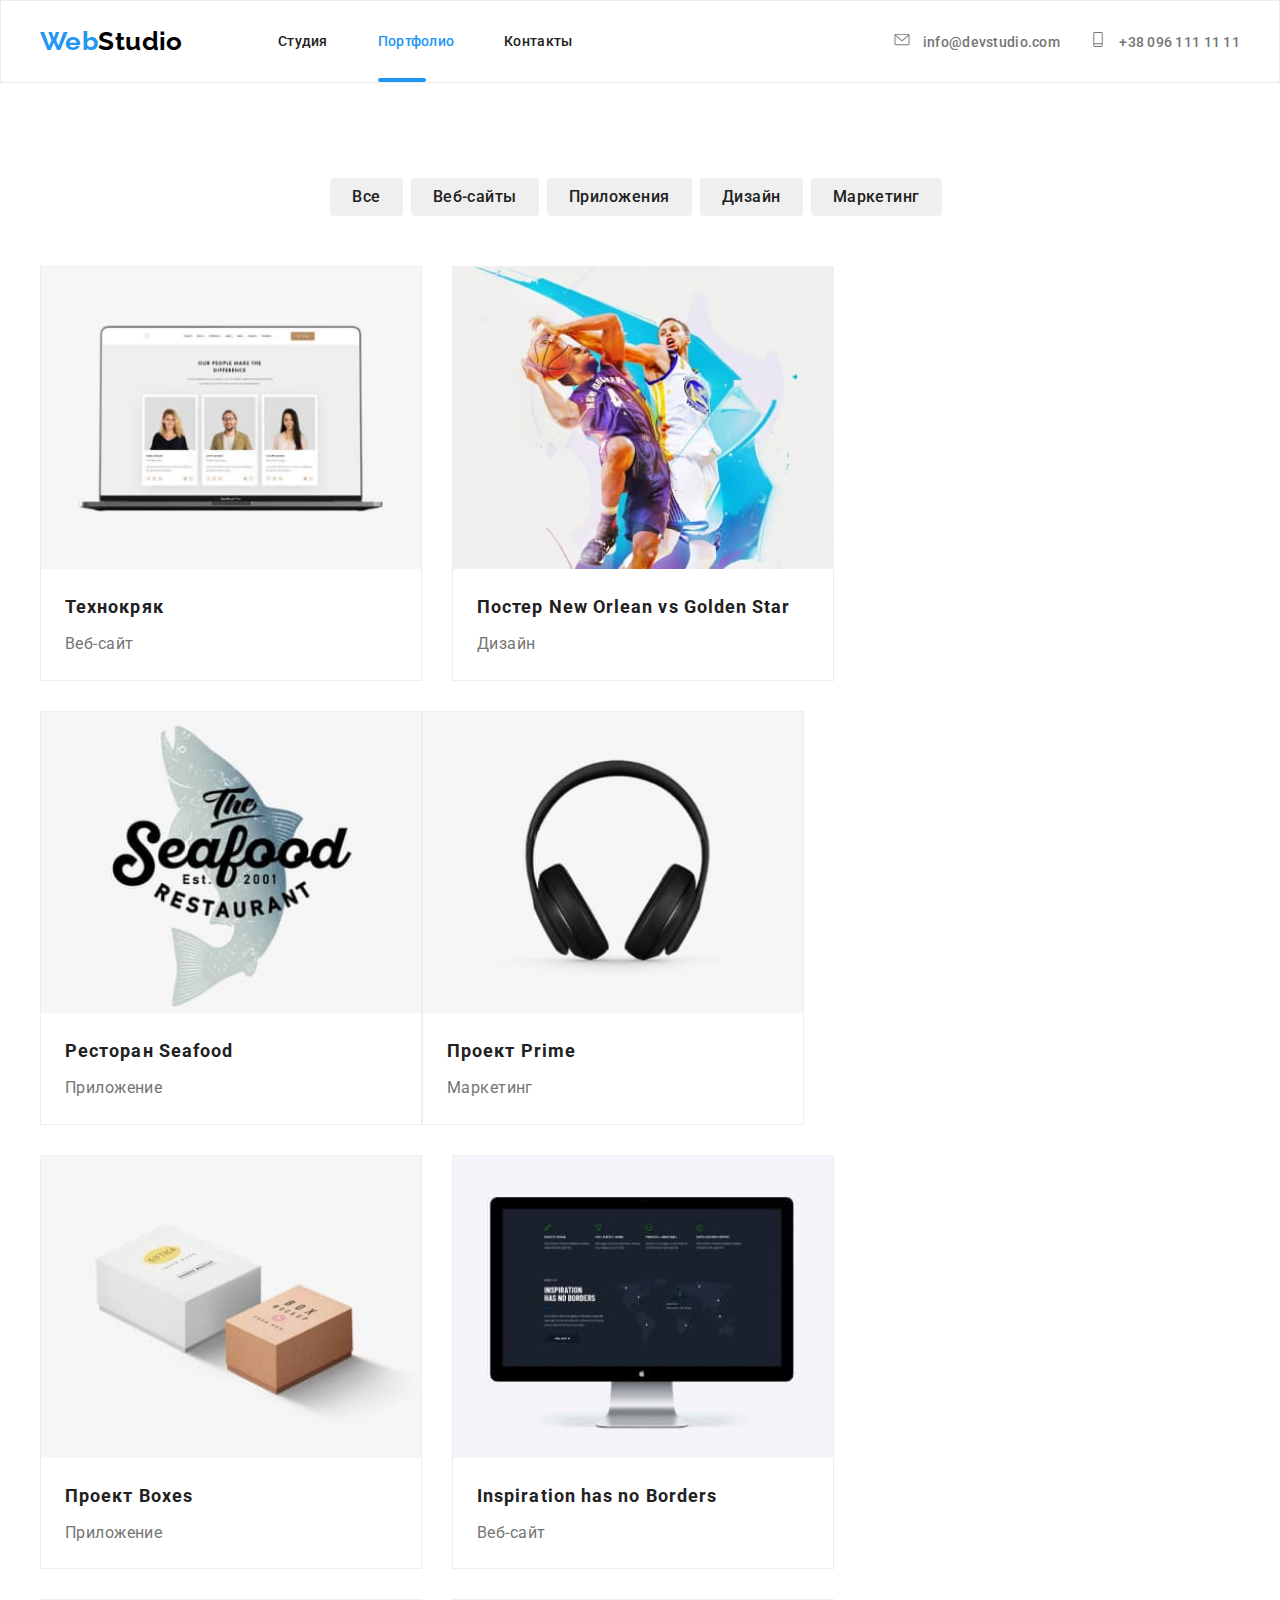
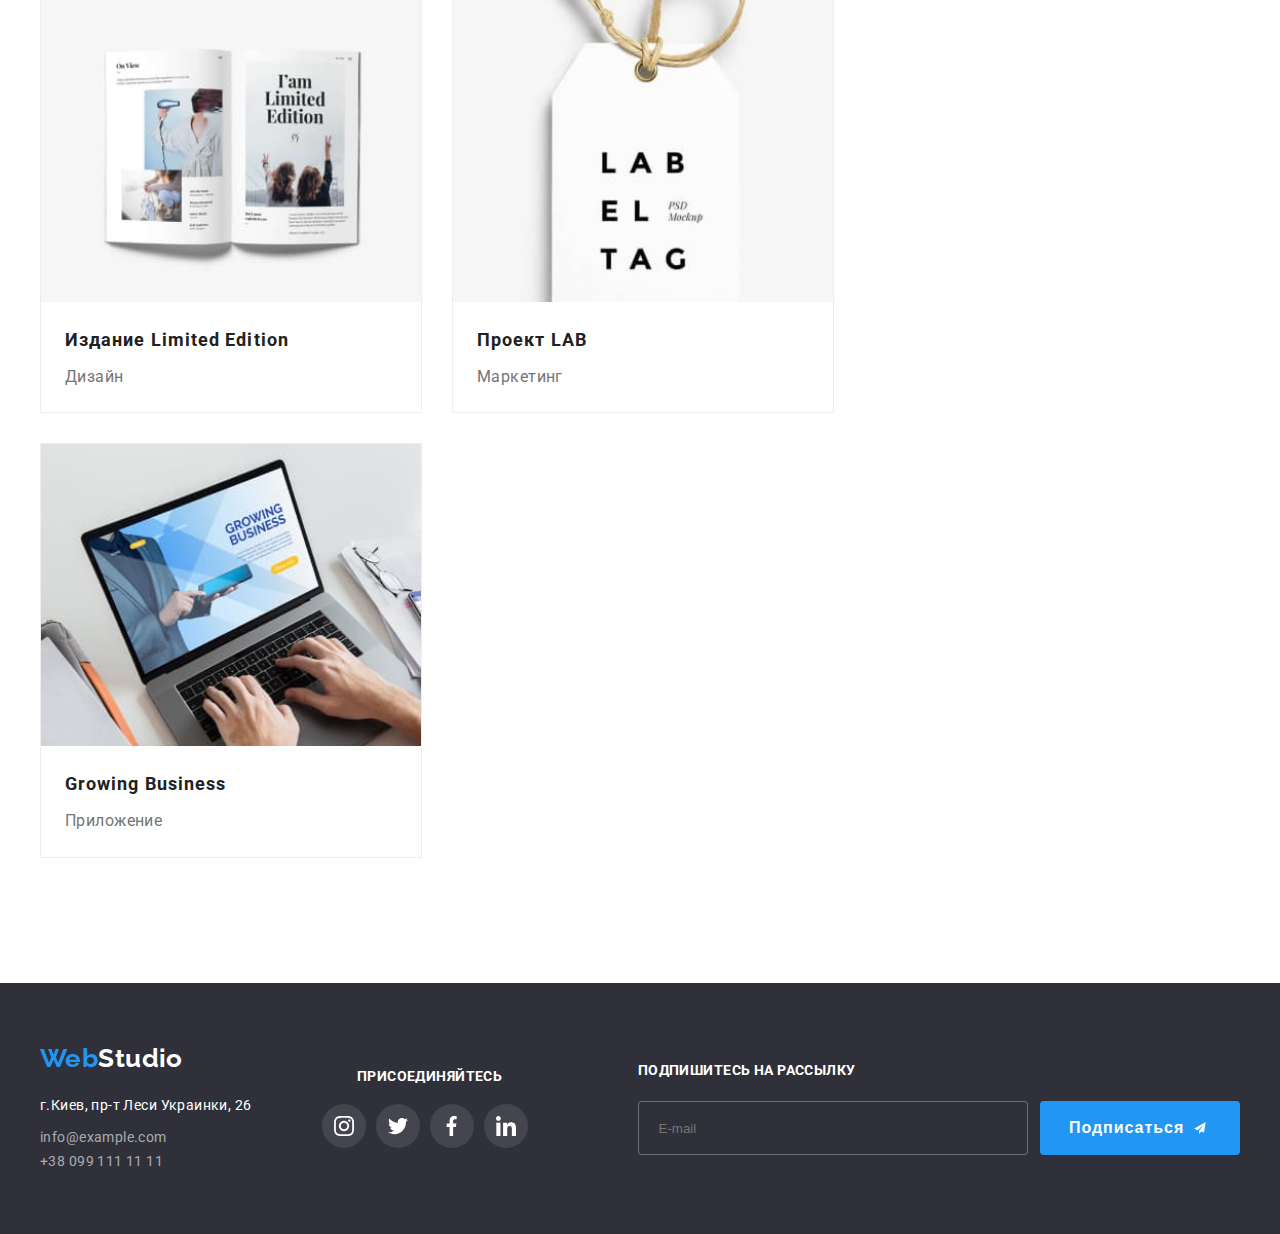
<file: portfolio.html>
<!DOCTYPE html>
<html lang="en">
<head>
    <meta charset="UTF-8">
    <meta name="viewport" content="width=device-width, initial-scale=1.0">
    <title>Партфолио</title>
    <link href="https://fonts.googleapis.com/css2?family=Raleway:wght@700&family=Roboto:wght@400;500;700;900&display=swap"
        rel="stylesheet">
    <link rel="stylesheet" href="https://cdnjs.cloudflare.com/ajax/libs/modern-normalize/1.0.0/modern-normalize.min.css"
        integrity="sha512-ISS7cAi1PEhQ8jnbJpJZMd29NlhNj4AWYyLOSp2CE/CsHxTCu+r+t0D2yoJudVrd0/8fTVPUVDzY5Tvli75u/g=="
        crossorigin="anonymous" />
    <link rel="stylesheet" href="./css/main.min.css">
</head>
<body>
<!--------HEADER--------->
<header class="header">
    <div class="container">
        <div class="header-menu">
            <a class="logo" href="./index.html"> Web<span class="logo-black">Studio</span>
            </a>
        </div>
        <div class="header-wraper" data-menu>
            <nav class="navi">
                <ul class="navi-list">
                    <li class="item">
                        <a class="link" href="./index.html">Студия</a>
                    </li>
                    <li class="item">
                        <a class="link current" href="./portfolio.html">Портфолио</a>
                    </li>
                    <li class="item">
                        <a class="link" href="">Контакты</a>
                    </li>
                </ul>
            </nav>
            <ul class="header-contact">
                <li class="item">
                    <a class="link" href="mailto:info@devstudio.com">
                        <svg class="icon-header" width="16" height="15">
                            <use href="./images/sprite-main.svg#icon-mail"></use>
                          </svg> info@devstudio.com
                    </a>
                    </li>
                <li class="item">
                    <a class="link" href="tel:+380961111111">
                        <svg class="icon-header" width="16" height="15">
                            <use href="./images/sprite-main.svg#icon-tel"></use>
                          </svg> +38 096 111 11 11
                    </a>
                </li>
            </ul>
        </div>
    </div>
</header>
<main>
<!-------------------Button------------------>
            <section class="section partfolio">
                <div class="container">
                    <h1 class="partfolio-title visually-hidden">Партфолио основная информация</h1>
                    <ul class="button-list">
                        <li class="item">
                            <button type="button" class="button">Все</button>
                        </li>
                        <li class="item">
                            <button type="button" class="button" src>Веб-сайты</button>
                        </li>
                        <li class="item">
                            <button type="button" class="button">Приложения</button>
                        </li>
                        <li class="item">
                            <button type="button" class="button">Дизайн</button>
                        </li>
                        <li class="item">
                            <button type="button" class="button">Маркетинг</button>
                        </li>
                    </ul>
<!-------------------Main------------------>
                    <ul class="partfolio-list">
                        <li class="item">
                            <a href="./portfolio.html" class="link">
                                <div class="thumb-text-cart">
                                    <picture>
                                        <source srcset="./images/partfolio/partfolio-1.jpg 1x, ./images/partfolio/partfolio-1@2x.jpg 2x" media="(min-width:1200px)">
                                        <source srcset="./images/partfolio/tablet/partfolio-1tablet.jpg 1x, ./images/partfolio/tablet/partfolio-1tablet@2x.jpg 2x" media="(min-width:768px)">
                                        <source srcset="./images/partfolio/mobile/partfolio-1mobile.jpg 1x, ./images/partfolio/mobile/partfolio-1mobile@2x.jpg 2x" media="(min-width:480px)">
                                        <img class="img" src="./images/partfolio/partfolio-1.jpg"  alt="Технокряк">
                                    </picture>
                                    <p class="text-cart">
                                        Технокряк это современная площадка распространения коронавируса. Компании используют эту платформу для цифрового
                                        шпионажа и атак на защищённые сервера конкурентов.
                                    </p>
                                </div>
                                <h2 class="title">Технокряк</h2>
                                <p class="text">Веб-сайт</p>
                            </a>
                        </li>
                        <li class="item">
                            <a href="./portfolio.html" class="link">
                                <div class="thumb-text-cart">
                                    <picture>
                                        <source srcset="./images/partfolio/partfolio-2.jpg 1x, ./images/partfolio/partfolio-2@2x.jpg 2x" media="(min-width:1200px)">
                                        <source srcset="./images/partfolio/tablet/partfolio-2tablet.jpg 1x, ./images/partfolio/tablet/partfolio-2tablet@2x.jpg 2x" media="(min-width:768px)">
                                        <source srcset="./images/partfolio/mobile/partfolio-2mobile.jpg 1x, ./images/partfolio/mobile/partfolio-2mobile@2x.jpg 2x" media="(min-width:480px)">
                                        <img class="img" src="./images/partfolio/partfolio-2.jpg"  alt="Постер New Orlean vs Golden Star">
                                    </picture>
                                    <p class="text-cart">
                                        Баскетбольная команда.
                                    </p>
                                </div>
                                <h2 class="title">Постер New Orlean vs Golden Star</h2>
                                <p class="text">Дизайн</p>
                            </a>
                        </li>
                        <li class="item">
                            <a href="./portfolio.html" class="link">
                                <div class="thumb-text-cart">
                                    <picture>
                                        <source srcset="./images/partfolio/partfolio-3.jpg 1x, ./images/partfolio/partfolio-3@2x.jpg 2x" media="(min-width:1200px)">
                                        <source srcset="./images/partfolio/tablet/partfolio-3tablet.jpg 1x, ./images/partfolio/tablet/partfolio-3tablet@2x.jpg 2x" media="(min-width:768px)">
                                        <source srcset="./images/partfolio/mobile/partfolio-3mobile.jpg 1x, ./images/partfolio/mobile/partfolio-3mobile@2x.jpg 2x" media="(min-width:480px)">
                                        <img class="img" src="./images/partfolio/partfolio-3.jpg"  alt="Ресторан Seafood">
                                    </picture>
                                    <p class="text-cart">
                                        Лучший рыбный ресторан Киева.
                                    </p>
                                </div>
                                <h2 class="title">Ресторан Seafood</h2>
                                <p class="text">Приложение</p>
                            </a>
                        </li>
                        <li class="item">
                            <a href="./portfolio.html" class="link">
                                <picture>
                                    <source srcset="./images/partfolio/partfolio-4.jpg 1x, ./images/partfolio/partfolio-4@2x.jpg 2x" media="(min-width:1200px)">
                                    <source srcset="./images/partfolio/tablet/partfolio-4tablet.jpg 1x, ./images/partfolio/tablet/partfolio-4tablet@2x.jpg 2x" media="(min-width:768px)">
                                    <source srcset="./images/partfolio/mobile/partfolio-4mobile.jpg 1x, ./images/partfolio/mobile/partfolio-4mobile@2x.jpg 2x" media="(min-width:480px)">
                                        <img class="img" src="./images/partfolio/partfolio-4.jpg"  alt="Проект Prime">
                                </picture>
                                <h2 class="title">Проект Prime</h2>
                                <p class="text">Маркетинг</p>
                            </a>
                        </li>
                        <li class="item">
                            <a href="./portfolio.html" class="link">
                                <picture>
                                    <source srcset="./images/partfolio/partfolio-5.jpg 1x, ./images/partfolio/partfolio-5@2x.jpg 2x" media="(min-width:1200px)">
                                    <source srcset="./images/partfolio/tablet/partfolio-5tablet.jpg 1x, ./images/partfolio/tablet/partfolio-5tablet@2x.jpg 2x" media="(min-width:768px)">
                                    <source srcset="./images/partfolio/mobile/partfolio-5mobile.jpg 1x, ./images/partfolio/mobile/partfolio-5mobile@2x.jpg 2x" media="(min-width:480px)">
                                        <img class="img" src="./images/partfolio/partfolio-5.jpg"  alt="Проект Boxes">
                                </picture>
                                <h2 class="title">Проект Boxes</h2>
                                <p class="text">Приложение</p>
                            </a>
                        </li>
                        <li class="item">
                            <a href="./portfolio.html" class="link">
                                <picture>
                                    <source srcset="./images/partfolio/partfolio-6.jpg 1x, ./images/partfolio/partfolio-6@2x.jpg 2x" media="(min-width:1200px)">
                                    <source srcset="./images/partfolio/tablet/partfolio-6tablet.jpg 1x, ./images/partfolio/tablet/partfolio-6tablet@2x.jpg 2x" media="(min-width:768px)">
                                    <source srcset="./images/partfolio/mobile/partfolio-6mobile.jpg 1x, ./images/partfolio/mobile/partfolio-6mobile@2x.jpg 2x" media="(min-width:480px)">
                                    <img class="img" src="./images/partfolio/partfolio-6.jpg"  alt="Inspiration has no Borders">
                                </picture>
                                <h2 class="title">Inspiration has no Borders</h2>
                                <p class="text">Веб-сайт</p>
                            </a>
                        </li>
                        <li class="item">
                            <a href="./portfolio.html" class="link">
                                <picture>
                                    <source srcset="./images/partfolio/partfolio-7.jpg 1x, ./images/partfolio/partfolio-7@2x.jpg 2x" media="(min-width:1200px)">
                                    <source srcset="./images/partfolio/tablet/partfolio-7tablet.jpg 1x, ./images/partfolio/tablet/partfolio-7tablet@2x.jpg 2x" media="(min-width:768px)">
                                    <source srcset="./images/partfolio/mobile/partfolio-7mobile.jpg 1x, ./images/partfolio/mobile/partfolio-7mobile@2x.jpg 2x" media="(min-width:480px)">
                                    <img class="img" src="./images/partfolio/partfolio-7.jpg"  alt="Издание Limited Edition">
                                </picture>
                                <h2 class="title">Издание Limited Edition</h2>
                                <p class="text">Дизайн</p>
                            </a>
                        </li>
                        <li class="item">
                            <a href="./portfolio.html" class="link">
                                <picture>
                                    <source srcset="./images/partfolio/partfolio-8.jpg 1x, ./images/partfolio/partfolio-8@2x.jpg 2x" media="(min-width:1200px)">
                                    <source srcset="./images/partfolio/tablet/partfolio-8tablet.jpg 1x, ./images/partfolio/tablet/partfolio-8tablet@2x.jpg 2x" media="(min-width:768px)">
                                    <source srcset="./images/partfolio/mobile/partfolio-8mobile.jpg 1x, ./images/partfolio/mobile/partfolio-8mobile@2x.jpg 2x" media="(min-width:480px)">
                                    <img class="img" src="./images/partfolio/partfolio-8.jpg"  alt="Проект LAB">
                                </picture>
                                <h2 class="title">Проект LAB</h2>
                                <p class="text">Маркетинг</p>
                            </a>
                        </li>
                        <li class="item">
                            <a href="./portfolio.html" class="link">
                                <picture>
                                    <source srcset="./images/partfolio/partfolio-9.jpg 1x, ./images/partfolio/partfolio-9@2x.jpg 2x" media="(min-width:1200px)">
                                    <source srcset="./images/partfolio/tablet/partfolio-9tablet.jpg 1x, ./images/partfolio/tablet/partfolio-9tablet@2x.jpg 2x" media="(min-width:768px)">
                                    <source srcset="./images/partfolio/mobile/partfolio-9mobile.jpg 1x, ./images/partfolio/mobile/partfolio-9mobile@2x.jpg 2x" media="(min-width:480px)">
                                    <img class="img" src="./images/partfolio/partfolio-9.jpg"  alt="Growing Business">
                                </picture>
                                <h2 class="title">Growing Business</h2>
                                <p class="text">Приложение</p>
                            </a>
                        </li>
                    </ul>
                </div>
            </section>
        </main>
<!-----fOOTER------->
<footer class="footer">
    <div class="container">
       <div class="thumb-footer-tablet">
        <div class="footer-left-side">
            <a class="logo" href="./index.html"> Web<span class="logo-white">Studio</span>
            </a>
            <address>
                <a class="address" target="_blank" rel="noopener noreferrer"
                    href="https://www.google.com.ua/maps/place/%D0%B1%D1%83%D0%BB.+%D0%9B%D0%B5%D1%81%D0%B8+%D0%A3%D0%BA%D1%80%D0%B0%D0%B8%D0%BD%D0%BA%D0%B8,+26,+%D0%9A%D0%B8%D0%B5%D0%B2,+02000/@50.4257909,30.5376412,16.75z/data=!4m8!1m2!2m1!1z0LMuINCa0LjQtdCyLCDQv9GALdGCINCb0LXRgdC4INCj0LrRgNCw0LjQvdC60LgsIDI2!3m4!1s0x40d4cf0e033ecbe9:0x57a4dffefec77da0!8m2!3d50.4265807!4d30.5383858?hl=ru">г.Киев,
                    пр-т Леси Украинки, 26</a>
                <a class="contact" href="mailto:info@example.com">info@example.com</a>
                <a class="contact" href="tel:+380991111111">+38 099 111 11 11</a>
            </address>
        </div>
        <div class="footer-social">
            <p class="footer-social-title">присоединяйтесь</p>
            <ul class="footer-social-list">
                <li class="footer-social-item">
                    <a class="footer-social-link">
                        <svg class="footer-social-logo" width="20" height="20">
                            <use href="./images/sprite-main.svg#icon-instagram">
                            </use>
                        </svg>
                    </a>
                </li>
                <li class="footer-social-item">
                    <a class="footer-social-link">
                        <svg class="footer-social-logo" width="20" height="20">
                            <use href="./images/sprite-main.svg#icon-tvitter">
                            </use>
                        </svg>
                    </a>
                </li>
                <li class="footer-social-item">
                    <a class="footer-social-link">
                        <svg class="footer-social-logo" width="20" height="20">
                            <use href="./images/sprite-main.svg#icon-fasebook">
                            </use>
                        </svg>
                    </a>
                </li>
                <li class="footer-social-item">
                    <a class="footer-social-link">
                        <svg class="footer-social-logo" width="20" height="20">
                            <use href="./images/sprite-main.svg#icon-linkedin">
                            </use>
                        </svg>
                    </a>
                </li>
            </ul>
        </div>
       </div>
        <div class="thumb-form">
            <form class="footer-form" method=""  action="">
              <label class="title-footer-form">Подпишитесь на рассылку</label>
              <div class="thumb-footer-join">
                <input type="email" class="footer-form-email" name="footer-form-email" placeholder=" E-mail" required>
                <button type="submit" class="footer-button" name="footer-button">
                  Подписаться <svg class="footer-button-logo" width="24" height="24">
                    <use href="./images/sprite-main.svg#icon-icon-send">
                    </use>
                  </svg>
                </button>
              </div>
            </form>
        </div>
       </div>
</footer>
</body>
</html>
</file>
<file: css/main.min.css>
.visually-hidden{position:absolute !important;clip:rect(1px 1px 1px 1px);clip:rect(1px, 1px, 1px, 1px);padding:0 !important;border:0 !important;height:1px !important;width:1px !important;overflow:hidden}h1,h2,h3,h4,h5,h6,p{margin:0}ul,ol{padding:0;margin:0;list-style:none}img{width:100%;display:block}.link{text-decoration:none}.address{font-style:normal}body{font-family:Roboto, sans-serif;font-size:14px;letter-spacing:0.03em;background-color:#fff;color:#212121;margin:0}.container{width:100%;margin:0 auto;padding-left:15px;padding-right:15px}@media screen and (min-width: 480px){.container{width:480px}}@media screen and (min-width: 768px){.container{width:768px;margin:0 auto}}@media screen and (min-width: 1200px){.container{width:1200px;margin:0 auto}}.section{width:100%;padding-top:60px;padding-bottom:60px}@media screen and (min-width: 1200px){.section{width:100%;padding-top:95px;padding-bottom:95px}}.section.hero{padding-top:118px;padding-bottom:118px}@media screen and (min-width: 1200px){.section.hero{padding-top:200px;padding-bottom:200px}}.title{margin-bottom:30px;font-weight:bold;font-size:28px;line-height:1.17;letter-spacing:0.03em;text-align:center;color:#212121}@media screen and (min-width: 768px){.title{font-style:normal}}@media screen and (min-width: 1200px){.title{margin-bottom:50px;font-style:normal;font-size:36px;line-height:1.16}}.logo{display:block;font-family:Raleway, sans-serif;font-size:26px;font-weight:bold;line-height:1.2;color:#2196f3;text-decoration:none}.logo-black{color:#000000}.logo-white{color:#ffffff}.backdrop{position:fixed;top:0;left:0;z-index:10;width:100%;height:100%;background-color:rgba(0,0,0,0.2)}.backdrop.is-hidden{opacity:0;pointer-events:none}.modal-window{position:absolute;top:50%;left:50%;transform:translate(-50%, -50%);width:96%;max-width:450px;height:96%;max-height:609px;overflow-y:scroll;background-color:#ffffff;border-radius:4px;box-shadow:0px 1px 3px rgba(0,0,0,0.12),0px 1px 1px rgba(0,0,0,0.14),0px 2px 1px rgba(0,0,0,0.2)}@media screen and (min-width: 1200px){.modal-window{min-width:528px;min-height:580px;overflow:hidden}}.modal-button-close{display:flex;justify-content:center;align-items:center;margin:8px 8px 0 auto;width:30px;height:30px;border-radius:50%;border:1px solid rgba(0,0,0,0.1);transition:fill 250ms cubic-bezier(0.4, 0, 0.2, 1)}.modal-button-close:focus,.modal-button-close:hover{outline:none;cursor:pointer}.modal-button-close .modal-close-svg{display:flex;width:18px;height:18px;fill:#212121;background-repeat:no-repeat;background-size:cover;background-position:center}.modal-button-close:hover .modal-close-svg{fill:#2196f3}.title-form{margin:2px 40px 12px 40px;font-weight:bold;font-size:20px;line-height:1.15;text-align:center;letter-spacing:0.03em;color:#212121}.modal-form{display:flex;justify-content:start;flex-direction:column}.label{position:relative;margin:10px auto 4px 40px;display:block;font-size:12px;line-height:1.166;letter-spacing:0.01em;text-align:left;color:#757575}.modal-input{display:block;margin:0 auto;padding-left:42px;width:370px;height:40px;border:1px solid rgba(33,33,33,0.2);border-radius:4px}.modal-input:focus{outline:1px solid #2196f3;cursor:pointer}.modal-form-icon-thumb{position:relative}.modal-form-icon-thumb .modal-icon-svg{position:absolute;left:12%;top:30%;fill:#212121;display:block;width:15px;height:15px;background-position:center;background-repeat:no-repeat;background-size:cover}.modal-input:focus+.modal-icon-svg{fill:#2196f3;cursor:pointer}.modal-texterea{display:block;margin:0 auto;padding:10px;width:370px;height:120px;resize:none;border:1px solid rgba(33,33,33,0.2);border-radius:4px}.modal-texterea:focus{outline:1px solid #2196f3;cursor:pointer}.modal-button-sent{margin:30px auto 40px auto;padding:10px 55px;font-weight:bold;font-size:16px;line-height:1.875;align-items:center;text-align:center;letter-spacing:0.06em;color:#ffffff;width:200px;height:50px;outline:none;border:none;background:#188ce8;border-radius:4px}.modal-button-sent:hover,.modal-button-sent:focus{cursor:pointer;outline:none;border:none}@media screen and (min-width: 1200px){.modal-input{margin:4px auto 10px auto;width:448px;height:40px}.modal-texterea{width:448px;height:120px}.modal-icon-svg{left:10%}}.label-checkbox{margin:20px auto 0 auto;font-size:12px;line-height:1.16;letter-spacing:0.03em;color:#757575}.label-checkbox::before{display:inline-block;content:"";margin-right:10px;width:16px;height:15px;background-image:url(../images/checkbox.svg);background-repeat:no-repeat;background-size:cover;background-position:center;border-radius:2px;border:1px solid  #212121}.input-checkbox:checked+.label-checkbox::before{background-color:#2196f3}.checkbox-link{color:#2196F3}.header{border:1px solid #ECECEC}.header .logo{margin:16px auto 16px 15px;padding:0}.navi-list .link{font-size:40px;font-weight:500;line-height:1.175;letter-spacing:0.02em;color:#212121;text-decoration:none;transition:color 250ms cubic-bezier(0.4, 0, 0.2, 1)}.navi-list .link:hover,.navi-list .link:focus{color:#2196f3}.navi-list .link.current{color:#2196f3}.header-contact .link{font-size:34px;font-weight:500;line-height:1.17;letter-spacing:0.02em;color:#757575;text-decoration:none}@media screen and (max-width: 767px){.header-menu{display:flex;justify-content:center;align-items:center}.header-menu .mobile-button-open{display:block;margin:22px 0 23px 0;padding:0;border:none;outline:none;background-color:#FFFFFF}.mobile-button-open:hover .mobile-open-svg{fill:#2196f3}.header-wraper{position:fixed;top:0%;width:100%;height:100%;left:0%;padding:48px 40px;background-color:#FFFFFF;opacity:0;visibility:hidden;pointer-events:none}.header-wraper.is-open{opacity:1;visibility:visible;pointer-events:visible}.header-wraper .mobile-button-close{position:absolute;top:2%;right:2%;display:block;margin:0;padding:0;border:none;outline:none;background-color:#FFFFFF}.mobile-button-close:hover .mobile-close-svg{fill:#2196f3}.navi-list .item{margin-bottom:32px}.header-contact{display:flex;flex-direction:column-reverse;margin-top:190px;margin-bottom:0}.header-contact .item:first-child{margin-bottom:0}.header-contact .item{margin-bottom:32px}.header-contact .item .tel{color:#2196f3}.header-contact .item .mail{font-size:24px}.header-contact .icon-header{opacity:0}.header-social{display:flex}.header-social .header-social-link{display:inline-block;padding:0 10px;margin-top:50px;font-size:18px;line-height:22px;letter-spacing:0.02em;text-decoration:none;color:#2196f3;border-right:1px solid rgba(33,33,33,0.2)}}@media screen and (min-width: 768px){.header .container{display:flex;justify-content:space-between;align-items:center}.header .container .header-social{display:none}.header-menu{margin-right:88px}.header-menu .logo{margin:26px 0}.header-menu .mobile-button-open{display:none}.header-wraper{position:relative;display:flex;justify-content:space-between;align-items:center;width:100%;margin:0;padding:0}.header-wraper .mobile-button-close{display:none}.navi-list{display:flex;justify-content:space-evenly;align-items:center;margin-left:0}.navi-list .item:not(:last-child){margin-right:50px}.navi-list .link{position:relative;display:block;padding-top:32px;padding-bottom:32px;font-size:14px;line-height:1.14}.navi-list .link.current::after{content:"";position:absolute;left:0;bottom:0%;margin-bottom:0;margin-top:28px;display:block;width:48px;height:4px;background-color:#2196F3;border-radius:5px}.header-contact{margin-left:auto;margin-right:0}.header-contact .link{margin-bottom:10px;font-size:14px;line-height:1.14;transition:color 250ms cubic-bezier(0.4, 0, 0.2, 1)}.header-contact .link:hover,.header-contact .link:focus{color:#2196f3}.header-contact .link .icon-header{margin-right:10px;fill:#757575;transition:fill 250ms cubic-bezier(0.4, 0, 0.2, 1)}.header-contact .link:focus .icon-header,.header-contact .link:hover .icon-header{fill:#2196f3}}@media screen and (min-width: 1200px){.header-menu{margin-right:93px}.header-menu .logo{margin:25px  0px;min-width:145px}.header-wraper{display:flex;justify-content:flex-end;margin:0}.header-wraper .navi-list{justify-content:center;margin-right:auto;margin-left:0}.header-wraper .header-contact{display:flex;justify-content:flex-end}.header-wraper .header-contact .item:not(:last-child){margin-right:30px}}.overlay{margin-left:auto;margin-right:auto;padding-bottom:0;width:100%;max-width:480px;height:100%;max-height:400px;text-align:center;background-image:url(../images/hero/overlay-bg-mobile.png),url(../images/hero/overlay-mobile.jpg);background-size:cover;background-position:top left;background-repeat:no-repeat;background-color:#C4C4C4}.overlay .title{margin:0 auto;width:100%;max-width:360px;font-weight:900;font-size:26px;line-height:1.615;text-align:center;letter-spacing:0.06em;text-transform:uppercase;color:#FFFFFF}.overlay .main-button{margin:30px auto 0 auto;padding:10px 32px;min-width:200px;font-size:16px;line-height:1.9;font-weight:bold;text-align:center;letter-spacing:0.06em;color:#FFFFFF;text-decoration:none;background-color:#2196F3;border:transparent;border-radius:4px;box-shadow:0px 4px 4px rgba(0,0,0,0.15)}.overlay .main-button:hover,.overlay .main-button:focus{outline:none}@media screen and (min-device-pixel-ratio: 2), screen and (min-resolution: 192dpi), screen and (min-resolution: 2dppx){.overlay{background-image:url(../images/hero/overlay-mobile@2x.jpg)}}@media screen and (min-width: 768px){.overlay{background-image:url(../images/hero/overlay-bg-tablet.png),url(../images/hero/overlay-tablet.jpg);max-height:400px;max-width:768px}}@media screen and (min-width: 768px) and (min-device-pixel-ratio: 2), screen and (min-width: 768px) and (min-resolution: 192dpi), screen and (min-width: 768px) and (min-resolution: 2dppx){.overlay{background-image:url(../images/hero/overlay-tablet@2x.jpg)}}@media screen and (min-width: 1200px){.overlay{max-width:1600px;max-height:600px;background-image:url(../images/hero/overlay-bg.png),url(../images/hero/overlay.jpg)}.overlay .title{max-width:696px;font-size:44px;line-height:1.3}}@media screen and (min-width: 1200px) and (min-device-pixel-ratio: 2), screen and (min-width: 1200px) and (min-resolution: 192dpi), screen and (min-width: 1200px) and (min-resolution: 2dppx){.overlay{background-image:url(../images/hero/overlay@2x.jpg)}}.features-list .item{overflow:hidden}.features-list .features-logo{display:flex;align-items:center;width:100%;max-width:450px;height:120px;max-height:120px;border-radius:4px;border:2px solid #F5F4FA;background-color:#F5F4FA;transition:box-shadow 250ms cubic-bezier(0.4, 0, 0.2, 1) 100ms}.features-list .features-logo:hover{box-shadow:0px 1px 1px rgba(0,0,0,0.12),0px 4px 4px rgba(0,0,0,0.06),1px 4px 6px rgba(0,0,0,0.16)}.features-list .features-logo-svg{display:block;justify-content:center;align-items:center;margin:auto;margin-top:30px;margin-bottom:30px}.features-list .title-features-list{width:100%;margin-top:30px;text-transform:uppercase}.features-list .text{margin-top:10px;margin-bottom:0;line-height:1.71;color:#757575}@media screen and (min-width: 768px){.features-list{display:flex;flex-direction:row;flex-wrap:wrap}.features-list .features-logo{max-width:354px;max-height:120px}.features-list .item{max-width:354px}.features-list .item:nth-child(2n+1){margin-right:30px}.features-list .item:nth-child(-n+2){margin-bottom:30px}}@media screen and (min-width: 1200px){.features-list{justify-content:space-around;flex-wrap:nowrap}.features-list .item{max-width:270px}.features-list .item:nth-child(-n+3){margin-right:30px}.features-list .item:nth-child(-n+2){margin-bottom:0}.features-list .title-features-list{text-align:left}.features-list .features-logo{display:block;max-width:270px}}.specialization{display:none}@media screen and (min-width: 1200px){.specialization{display:block;padding-top:0}.specialization .list{display:flex;align-items:center;flex-wrap:wrap}.specialization .list .item:not(:last-child){margin-right:30px}.specialization-thumb{position:relative;width:100%;max-width:370px;height:100%;height:294px}.specialization-thumb .specialization-title-absolute{position:absolute;top:77%;left:0%;margin:0;padding-top:27px;width:100%;height:100%;max-height:70px;font-weight:bold;font-size:14px;line-height:1.142;text-align:center;letter-spacing:0.03em;text-transform:uppercase;color:#ffffff;background:rgba(47,48,58,0.8)}}.team{background-color:#F5F4FA}.team-list{margin:0}.team-list .item{width:100%;max-width:450px;padding-bottom:24px;background-color:#FFFFFF;box-shadow:0px 1px 3px rgba(0,0,0,0.12),0px 1px 1px rgba(0,0,0,0.14),0px 2px 1px rgba(0,0,0,0.2);border-radius:0px 0px 4px 4px}.team-list .item:nth-child(-n+3){margin-bottom:30px}.team-list .title{margin:30px auto 10px auto;font-weight:500;font-size:16px;line-height:1.19;text-align:center;color:#212121}.team-list .text{margin-bottom:16px;font-size:16px;line-height:1.9;text-align:center;color:#757575}.team-list .social-list{display:flex;justify-content:center;align-items:center;margin:auto;width:100%;height:100%;max-width:206px;max-height:44px}.team-list .social-list .social-link{display:flex;width:44px;height:44px;border-radius:50%;transition:background-color 250ms cubic-bezier(0.4, 0, 0.2, 1)}.team-list .social-list .social-link:hover,.team-list .social-list .social-link:focus{background-color:#2196f3}.team-list .social-list .social-logo{display:block;justify-content:center;align-items:center;margin:auto;width:20px;height:20px;fill:#AFB1B8;transition:fill 250ms cubic-bezier(0.4, 0, 0.2, 1)}.social-link:hover .social-logo,.social-link:focus .social-logo{fill:white}@media screen and (min-width: 768px){.team-list{display:flex;justify-content:space-around;flex-wrap:wrap}.team-list .item{max-width:354px}.team-list .item:nth-child(2n+1){margin-right:30px}.team-list .item:nth-child(n+3){margin-bottom:0}}@media screen and (min-width: 1200px){.team-list{flex-wrap:nowrap}.team-list .title{margin:30px inherit 10px inherit;font-weight:500;font-size:16px;line-height:1.9}.team-list .item{max-width:270px}.team-list .item:nth-child(-n+4){margin-bottom:0}.team-list .item:not(:last-child){margin-right:30px}}.clients-list{display:flex;justify-content:space-between;align-items:center;flex-wrap:wrap}.clients-list .item:nth-child(-n+4){margin-bottom:30px}.link-clients-logo{display:flex;min-width:210px;min-height:90px;border:1px solid #afb1b8;border-radius:4px;transition:border 250ms cubic-bezier(0.4, 0, 0.2, 1) 100ms}.link-clients-logo:hover,.link-clients-logo:focus{border:1px solid #2196f3}.clients-logo{margin:auto;width:45px;height:60px;background-size:contain;background-repeat:no-repeat;background-position:center;fill:#afb1b8;transition:fill 250ms cubic-bezier(0.4, 0, 0.2, 1) 100ms}.link-clients-logo:hover .clients-logo,.link-clients-logo:focus .clients-logo{fill:#2196f3}@media screen and (min-width: 768px){.link-clients-logo{min-width:226px}.clients-list .item:nth-child(n+4){margin-bottom:0}}@media screen and (min-width: 1200px){.link-clients-logo{min-width:170px}.clients-list{flex-wrap:nowrap;align-items:center}.clients-list .item:nth-child(-n+5){margin-right:30px;margin-bottom:0}}.footer{padding:60px 15px 60px 15px;background-color:#2f303a}.footer .logo{text-align:center}.footer-left-side .address{display:block;margin:20px auto 8px auto;font-style:normal;line-height:1.71;text-align:center;color:#FFFFFF;text-decoration:none}.footer-left-side .contact{display:block;font-style:normal;line-height:1.71;text-align:center;color:rgba(255,255,255,0.6);text-decoration:none}.footer-left-side .contact .item:not(:last-child){margin-bottom:8px}.footer-social-title{margin-top:60px;margin-bottom:20px;font-family:Roboto;font-style:normal;font-weight:bold;font-size:14px;line-height:1.142;letter-spacing:0.03em;text-align:center;text-transform:uppercase;color:#FFFFFF}.footer-social-list{display:flex;justify-content:center;align-items:center;margin-bottom:60px}.footer-social-list .footer-social-item{margin-right:10px}.footer-social-list .footer-social-link{display:flex;justify-content:center;align-items:center;width:44px;height:44px;fill:#FFFFFF;background-color:rgba(255,255,255,0.1);border-radius:50%;transition:background-color 250ms cubic-bezier(0.4, 0, 0.2, 1)}.footer-social-list .footer-social-link:hover,.footer-social-list .footer-social-link:focus{background-color:#2196f3;cursor:pointer}.title-footer-form{display:block;margin:0 auto 20px auto;font-weight:bold;line-height:1.4;letter-spacing:0.03em;text-align:center;text-transform:uppercase;color:#FFFFFF}.footer-form-email{margin:0 auto 20px auto;padding-left:16px;width:100%;max-width:450px;min-height:50px;text-align:left;color:#FFFFFF;background-color:#2F303A;border:1px solid rgba(255,255,255,0.3);border-radius:4px}.footer-form-email:focus{outline:none}.footer-button{display:flex;justify-content:center;align-items:center;padding-left:29px;margin:0 auto;min-width:200px;min-height:50px;font-weight:bold;font-size:16px;line-height:1.87;text-align:center;letter-spacing:0.06em;color:#FFFFFF;outline:none;border:none;background-color:#2196F3;border-radius:4px;transition:background-color 250ms cubic-bezier(0.4, 0, 0.2, 1)}.footer-button:focus,.footer-button:hover{box-shadow:0px 4px 4px rgba(0,0,0,0.15);cursor:pointer}.footer-button .footer-button-logo{display:block;margin:13px 28px 13px 10px;fill:#FFFFFF}@media screen and (min-width: 768px){.thumb-footer-tablet{display:flex;justify-content:space-between;align-items:center}.footer-social-title{margin-top:0}.footer-social-list{margin-bottom:0}.thumb-form{margin-top:60px}.footer-form-email{display:block;margin:0 auto 20px auto}}@media screen and (min-width: 1200px){.footer .container{display:flex;justify-content:space-between;align-items:center}.footer-left-side .logo{text-align:left}.footer-left-side .address{text-align:left}.footer-left-side .contact{text-align:left}.footer-social{margin-left:70px}.thumb-form{margin:0}.thumb-form .title-footer-form{margin-top:0;text-align:left}.thumb-form .thumb-footer-join{display:flex}.thumb-form .thumb-footer-join .footer-form-email{margin:0 auto;margin-right:12px;min-width:358px}.thumb-form .thumb-footer-join .footer-button{justify-content:space-around;min-width:200px}}.button-list{display:flex;justify-content:start;flex-wrap:wrap;margin-bottom:40px}.button-list .button{margin-right:8px;margin-bottom:15px;padding:6px 22px;min-height:38px;font-family:inherit;font-weight:500;font-size:16px;line-height:1.6;text-align:center;letter-spacing:0.03em;color:#212121;border:none;border-radius:4px;transition:color,background-color 250ms,250ms cubic-bezier(0.4, 0, 0.2, 1),cubic-bezier(0.4, 0, 0.2, 1)}.button-list .button:hover,.button-list .button:focus{color:#FFFFFF;background-color:#2196F3;outline:none}@media screen and (min-width: 768px){.button-list{flex-wrap:nowrap;justify-content:center;margin-bottom:30px}.button-list .button{margin-bottom:0}}@media screen and (min-width: 1200px){.button-list{margin-bottom:50px}}.partfolio-list{display:flex;justify-content:center;flex-wrap:wrap}.partfolio-list .title{margin-top:20px;margin-bottom:0;margin-left:24px;margin-right:24px;font-weight:bold;font-size:18px;line-height:2;letter-spacing:0.06em;text-align:left;color:#212121}.partfolio-list .text{display:block;margin-top:4px;margin-bottom:0;margin-left:24px;margin-right:24px;font-size:16px;text-align:left;line-height:1.9;color:#757575}.partfolio-list .item{width:100%;padding-bottom:20px;border:1px solid #EEEEEE;transition:box-shadow 250ms cubic-bezier(0.4, 0, 0.2, 1)}.partfolio-list .item:hover{box-shadow:0px 1px 1px rgba(0,0,0,0.12),0px 4px 4px rgba(0,0,0,0.06),1px 4px 6px rgba(0,0,0,0.16)}.partfolio-list .item:not(:last-child){margin-bottom:30px}@media screen and (min-width: 768px){.partfolio-list{flex-wrap:wrap;justify-content:start}.partfolio-list .item{width:calc((100% - 30px) / 2)}.partfolio-list .item:nth-child(2n+1){margin-right:30px}.partfolio-list .item:last-child{margin-right:0}}@media screen and (min-width: 1200px){.partfolio-list .item{width:calc((100% - 60px) / 3);margin-right:30px;margin-bottom:30px}.partfolio-list .item:nth-child(3n+3){margin-right:0}}.thumb-text-cart{position:relative;width:100%;overflow:hidden}.text-cart{position:absolute;top:0%;left:0%;padding:63px 24px;margin:0;width:100%;height:100%;display:block;text-align:left;font-size:18px;line-height:1.5;letter-spacing:0.03em;color:#ffffff;background-color:rgba(33,150,243,0.9);transform:translateY(100%);transition-property:transform;transition-duration:250ms;transition-timing-function:cubic-bezier(0.4, 0, 0.2, 1);transition-delay:100ms}.item:hover .text-cart{transform:translateY(0%)}
/*# sourceMappingURL=main.min.css.map */
</file>
